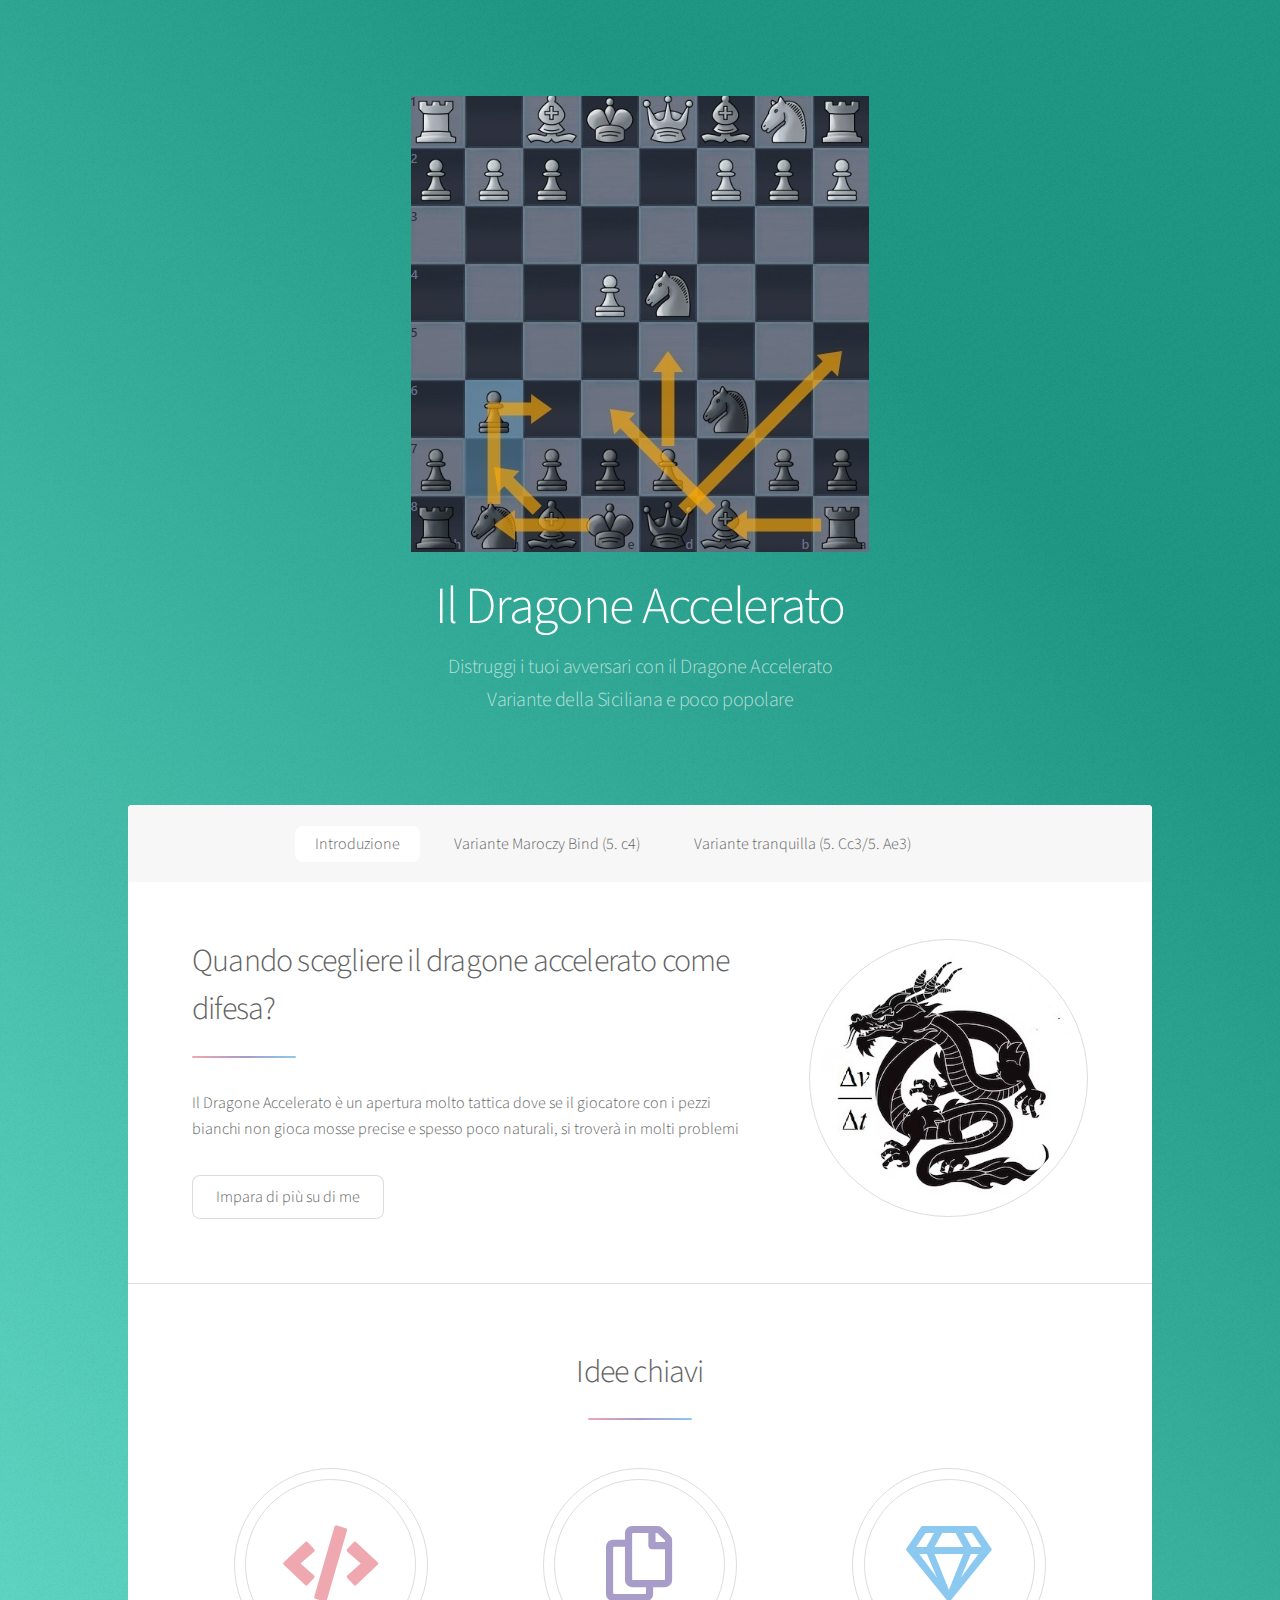
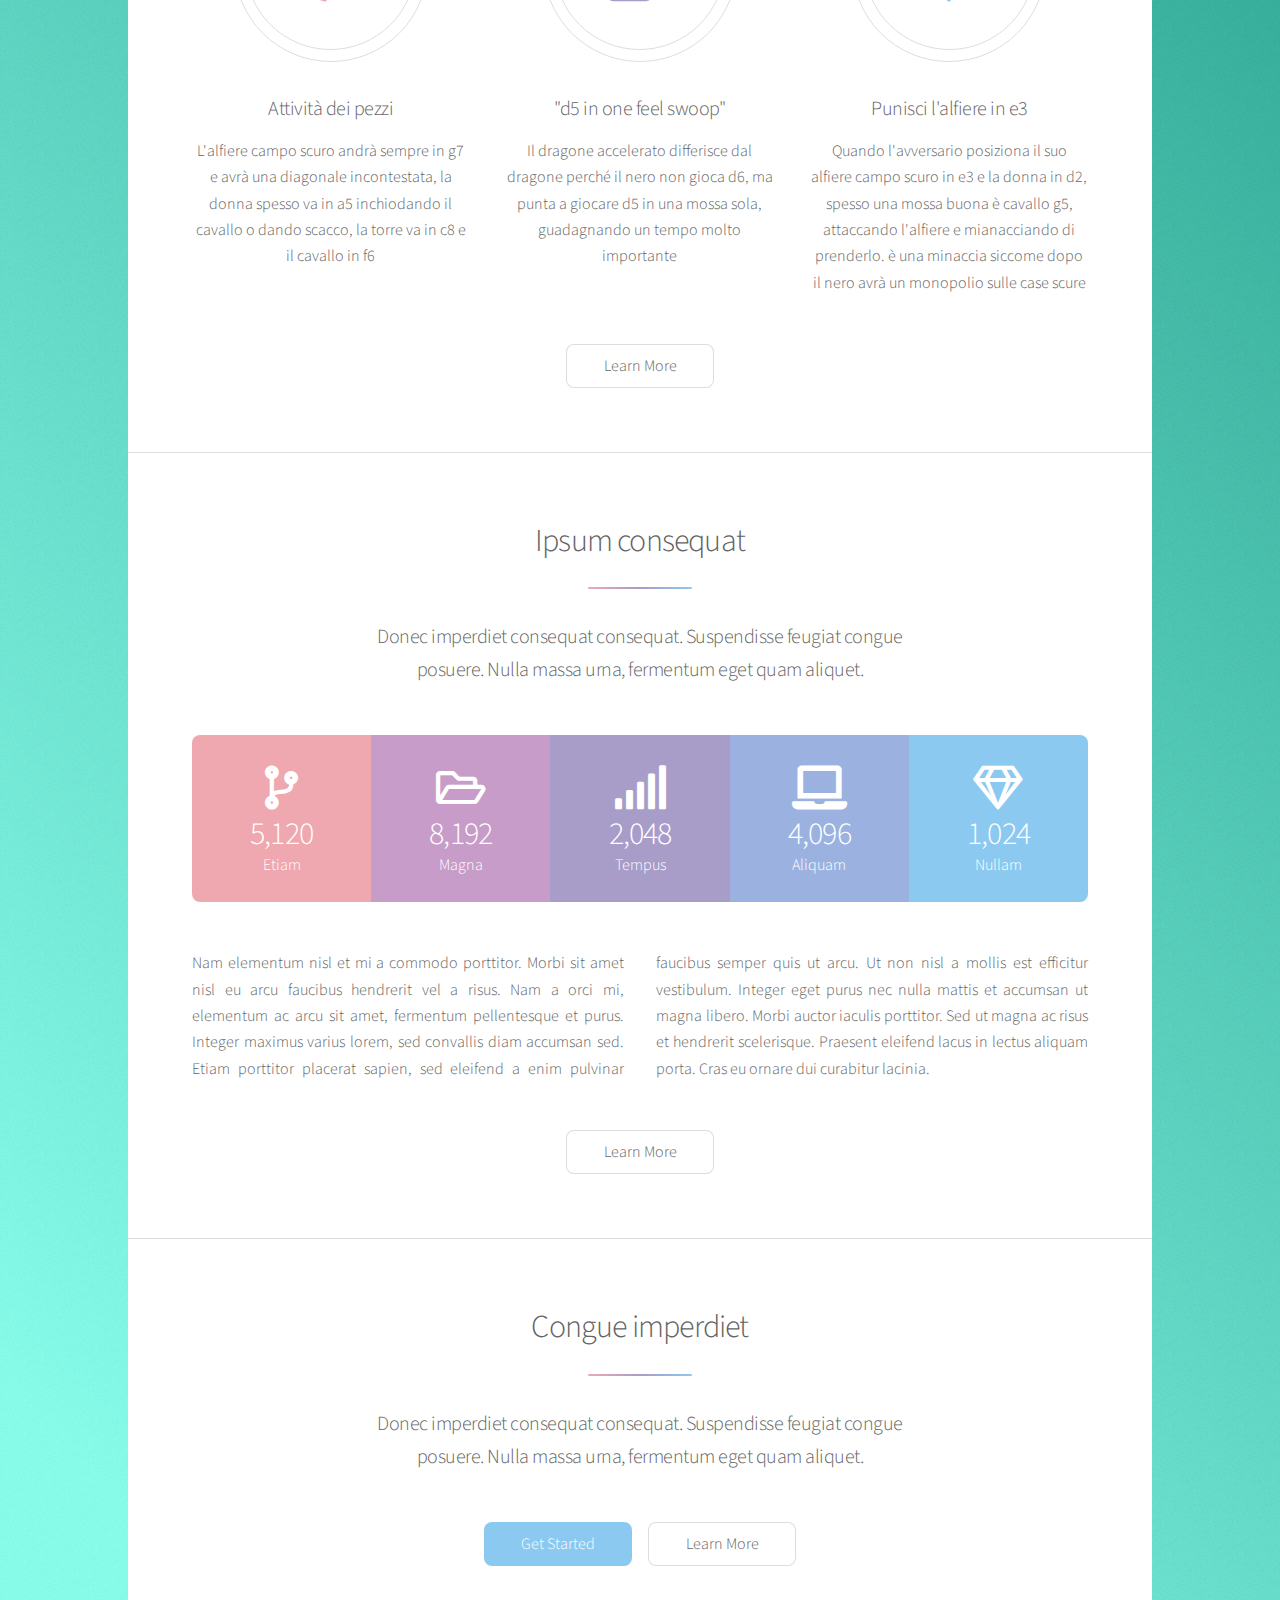
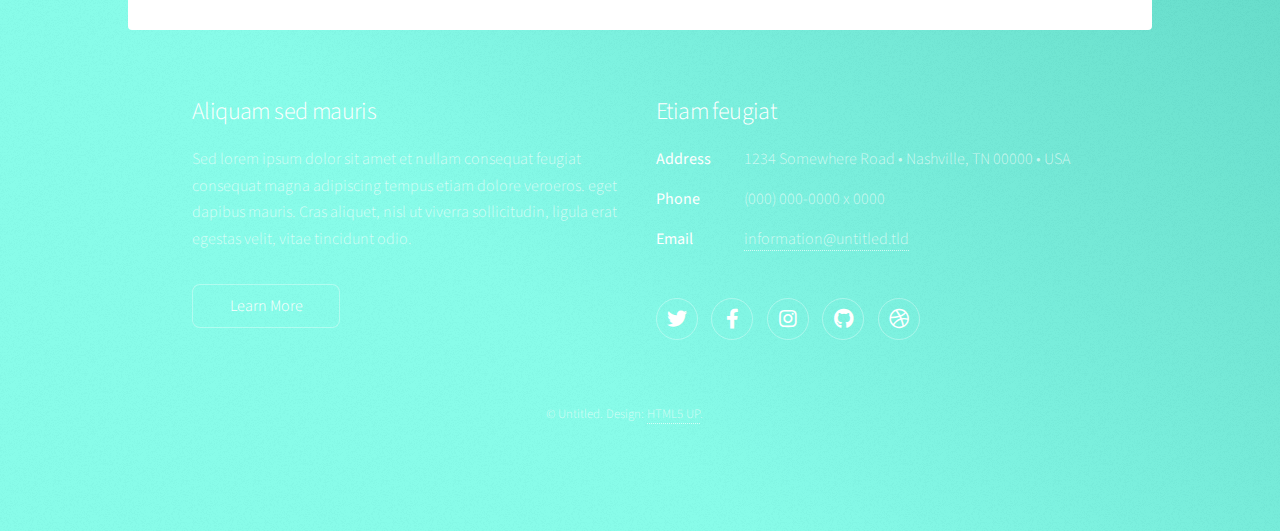
<file: index.html>
<!DOCTYPE HTML>
<!--
	Stellar by HTML5 UP
	html5up.net | @ajlkn
	Free for personal and commercial use under the CCA 3.0 license (html5up.net/license)
-->
<html>
	<head>
		<title>Dragone Accelerato</title>
		<meta charset="utf-8" />
		<meta name="viewport" content="width=device-width, initial-scale=1, user-scalable=no" />
		<link rel="stylesheet" href="assets/css/main.css" />
		<noscript><link rel="stylesheet" href="assets/css/noscript.css" /></noscript>
	</head>
	<body class="is-preload">

		<!-- Wrapper -->
			<div id="wrapper">

				<!-- Header -->
					<header id="header" class="alt">
						<span class="logo"><img src="images/miniature.jpg" alt="" /></span>
						<h1>Il Dragone Accelerato</h1>
						<p>Distruggi i tuoi avversari con il Dragone Accelerato<br />
						Variante della Siciliana e poco popolare<p>
					</header>

				<!-- Nav -->
					<nav id="nav">
						<ul>
							<li><a href="#intro" class="active">Introduzione</a></li>
							<li><a href="#first">Variante Maroczy Bind (5. c4)</a></li>
							<li><a href="#second">Variante tranquilla (5. Cc3/5. Ae3)</a></li>
							<li><a href="#cta"></a></li>
						</ul>
					</nav>

				<!-- Main -->
					<div id="main">

						<!-- Introduction -->
							<section id="intro" class="main">
								<div class="spotlight">
									<div class="content">
										<header class="major">
											<h2>Quando scegliere il dragone accelerato come difesa?</h2>
										</header>
										<p>Il Dragone Accelerato è un apertura molto tattica dove se il giocatore con i pezzi bianchi non gioca mosse precise e spesso poco naturali, si troverà in molti problemi</p>
										<ul class="actions">
											<li><a href="generic.html" class="button">Impara di più su di me</a></li>
										</ul>
									</div>
									<span class="image"><img src="images/accdragon.jpg" alt="" /></span>
								</div>
							</section>

						<!-- First Section -->
							<section id="first" class="main special">
								<header class="major">
									<h2>Idee chiavi</h2>
								</header>
								<ul class="features">
									<li>
										<span class="icon solid major style1 fa-code"></span>
										<h3>Attività dei pezzi</h3>
										<p>L'alfiere campo scuro andrà sempre in g7 e avrà una diagonale incontestata, la donna spesso va in a5 inchiodando il cavallo o dando scacco, la torre va in c8 e il cavallo in f6</p>
									</li>
									<li>
										<span class="icon major style3 fa-copy"></span>
										<h3>"d5 in one feel swoop"</h3>
										<p>Il dragone accelerato differisce dal dragone perché il nero non gioca d6, ma punta a giocare d5 in una mossa sola, guadagnando un tempo molto importante</p>
									</li>
									<li>
										<span class="icon major style5 fa-gem"></span>
										<h3>Punisci l'alfiere in e3</h3>
										<p>Quando l'avversario posiziona il suo alfiere campo scuro in e3 e la donna in d2, spesso una mossa buona è cavallo g5, attaccando l'alfiere e mianacciando di prenderlo. è una minaccia siccome dopo il nero avrà un monopolio sulle case scure</p>
									</li>
								</ul>
								<footer class="major">
									<ul class="actions special">
										<li><a href="generic.html" class="button">Learn More</a></li>
									</ul>
								</footer>
							</section>

						<!-- Second Section -->
							<section id="second" class="main special">
								<header class="major">
									<h2>Ipsum consequat</h2>
									<p>Donec imperdiet consequat consequat. Suspendisse feugiat congue<br />
									posuere. Nulla massa urna, fermentum eget quam aliquet.</p>
								</header>
								<ul class="statistics">
									<li class="style1">
										<span class="icon solid fa-code-branch"></span>
										<strong>5,120</strong> Etiam
									</li>
									<li class="style2">
										<span class="icon fa-folder-open"></span>
										<strong>8,192</strong> Magna
									</li>
									<li class="style3">
										<span class="icon solid fa-signal"></span>
										<strong>2,048</strong> Tempus
									</li>
									<li class="style4">
										<span class="icon solid fa-laptop"></span>
										<strong>4,096</strong> Aliquam
									</li>
									<li class="style5">
										<span class="icon fa-gem"></span>
										<strong>1,024</strong> Nullam
									</li>
								</ul>
								<p class="content">Nam elementum nisl et mi a commodo porttitor. Morbi sit amet nisl eu arcu faucibus hendrerit vel a risus. Nam a orci mi, elementum ac arcu sit amet, fermentum pellentesque et purus. Integer maximus varius lorem, sed convallis diam accumsan sed. Etiam porttitor placerat sapien, sed eleifend a enim pulvinar faucibus semper quis ut arcu. Ut non nisl a mollis est efficitur vestibulum. Integer eget purus nec nulla mattis et accumsan ut magna libero. Morbi auctor iaculis porttitor. Sed ut magna ac risus et hendrerit scelerisque. Praesent eleifend lacus in lectus aliquam porta. Cras eu ornare dui curabitur lacinia.</p>
								<footer class="major">
									<ul class="actions special">
										<li><a href="generic.html" class="button">Learn More</a></li>
									</ul>
								</footer>
							</section>

						<!-- Get Started -->
							<section id="cta" class="main special">
								<header class="major">
									<h2>Congue imperdiet</h2>
									<p>Donec imperdiet consequat consequat. Suspendisse feugiat congue<br />
									posuere. Nulla massa urna, fermentum eget quam aliquet.</p>
								</header>
								<footer class="major">
									<ul class="actions special">
										<li><a href="generic.html" class="button primary">Get Started</a></li>
										<li><a href="generic.html" class="button">Learn More</a></li>
									</ul>
								</footer>
							</section>

					</div>

				<!-- Footer -->
					<footer id="footer">
						<section>
							<h2>Aliquam sed mauris</h2>
							<p>Sed lorem ipsum dolor sit amet et nullam consequat feugiat consequat magna adipiscing tempus etiam dolore veroeros. eget dapibus mauris. Cras aliquet, nisl ut viverra sollicitudin, ligula erat egestas velit, vitae tincidunt odio.</p>
							<ul class="actions">
								<li><a href="generic.html" class="button">Learn More</a></li>
							</ul>
						</section>
						<section>
							<h2>Etiam feugiat</h2>
							<dl class="alt">
								<dt>Address</dt>
								<dd>1234 Somewhere Road &bull; Nashville, TN 00000 &bull; USA</dd>
								<dt>Phone</dt>
								<dd>(000) 000-0000 x 0000</dd>
								<dt>Email</dt>
								<dd><a href="#">information@untitled.tld</a></dd>
							</dl>
							<ul class="icons">
								<li><a href="#" class="icon brands fa-twitter alt"><span class="label">Twitter</span></a></li>
								<li><a href="#" class="icon brands fa-facebook-f alt"><span class="label">Facebook</span></a></li>
								<li><a href="#" class="icon brands fa-instagram alt"><span class="label">Instagram</span></a></li>
								<li><a href="#" class="icon brands fa-github alt"><span class="label">GitHub</span></a></li>
								<li><a href="#" class="icon brands fa-dribbble alt"><span class="label">Dribbble</span></a></li>
							</ul>
						</section>
						<p class="copyright">&copy; Untitled. Design: <a href="https://html5up.net">HTML5 UP</a>.</p>
					</footer>

			</div>

		<!-- Scripts -->
			<script src="assets/js/jquery.min.js"></script>
			<script src="assets/js/jquery.scrollex.min.js"></script>
			<script src="assets/js/jquery.scrolly.min.js"></script>
			<script src="assets/js/browser.min.js"></script>
			<script src="assets/js/breakpoints.min.js"></script>
			<script src="assets/js/util.js"></script>
			<script src="assets/js/main.js"></script>

	</body>
</html>
</file>
<file: assets/css/noscript.css>
/*
	Stellar by HTML5 UP
	html5up.net | @ajlkn
	Free for personal and commercial use under the CCA 3.0 license (html5up.net/license)
*/

/* Header */

	body.is-preload #header.alt > * {
		opacity: 1;
	}

	body.is-preload #header.alt .logo {
		-moz-transform: none;
		-webkit-transform: none;
		-ms-transform: none;
		transform: none;
	}
</file>
<file: assets/css/main.css>
@import url(fontawesome-all.min.css);
@import 'https://fonts.googleapis.com/css?family=Source+Sans+Pro:300,400';

/*
	Stellar by HTML5 UP
	html5up.net | @ajlkn
	Free for personal and commercial use under the CCA 3.0 license (html5up.net/license)
*/

html, body, div, span, applet, object,
iframe, h1, h2, h3, h4, h5, h6, p, blockquote,
pre, a, abbr, acronym, address, big, cite,
code, del, dfn, em, img, ins, kbd, q, s, samp,
small, strike, strong, sub, sup, tt, var, b,
u, i, center, dl, dt, dd, ol, ul, li, fieldset,
form, label, legend, table, caption, tbody,
tfoot, thead, tr, th, td, article, aside,
canvas, details, embed, figure, figcaption,
footer, header, hgroup, menu, nav, output, ruby,
section, summary, time, mark, audio, video {
	margin: 0;
	padding: 0;
	border: 0;
	font-size: 100%;
	font: inherit;
	vertical-align: baseline;}

article, aside, details, figcaption, figure,
footer, header, hgroup, menu, nav, section {
	display: block;}

body {
	line-height: 1;
}

ol, ul {
	list-style: none;
}

blockquote, q {
	quotes: none;
}

	blockquote:before, blockquote:after, q:before, q:after {
		content: '';
		content: none;
	}

table {
	border-collapse: collapse;
	border-spacing: 0;
}

body {
	-webkit-text-size-adjust: none;
}

mark {
	background-color: transparent;
	color: inherit;
}

input::-moz-focus-inner {
	border: 0;
	padding: 0;
}

input, select, textarea {
	-moz-appearance: none;
	-webkit-appearance: none;
	-ms-appearance: none;
	appearance: none;
}

/* Basic */

	@-ms-viewport {
		width: device-width;
	}

	body {
		-ms-overflow-style: scrollbar;
	}

	@media screen and (max-width: 480px) {

		html, body {
			min-width: 320px;
		}

	}

	html {
		box-sizing: border-box;
	}

	*, *:before, *:after {
		box-sizing: inherit;
	}

	body {
		background-color: #935d8c;
		background-image: url("images/overlay.png"), -moz-linear-gradient(45deg, #87ffeb 15%, #1a9681 85%);
		background-image: url("images/overlay.png"), -webkit-linear-gradient(45deg, #87ffeb 15%, #1a9681 85%);
		background-image: url("images/overlay.png"), -ms-linear-gradient(45deg, #87ffeb 15%, #1a9681 85%);
		background-image: url("images/overlay.png"), linear-gradient(45deg, #87ffeb 15%, #1a9681 85%);
	}

		body.is-preload *, body.is-preload *:before, body.is-preload *:after {
			-moz-animation: none !important;	
			-webkit-animation: none !important;
			-ms-animation: none !important;
			animation: none !important;
			-moz-transition: none !important;
			-webkit-transition: none !important;
			-ms-transition: none !important;
			transition: none !important;
		}

/* Type */

	body {
		background-color: #935d8c;
		color: rgba(255, 255, 255, 0.65);
	}

	body, input, select, textarea {
		font-family: "Source Sans Pro", Helvetica, sans-serif;
		font-size: 17pt;
		font-weight: 300;
		line-height: 1.65;
	}

		@media screen and (max-width: 1680px) {

			body, input, select, textarea {
				font-size: 14pt;
			}

		}

		@media screen and (max-width: 1280px) {

			body, input, select, textarea {
				font-size: 12pt;
			}

		}

		@media screen and (max-width: 360px) {

			body, input, select, textarea {
				font-size: 11pt;
			}

		}

	a {
		-moz-transition: color 0.2s ease, border-bottom 0.2s ease;
		-webkit-transition: color 0.2s ease, border-bottom 0.2s ease;
		-ms-transition: color 0.2s ease, border-bottom 0.2s ease;
		transition: color 0.2s ease, border-bottom 0.2s ease;
		text-decoration: none;
		border-bottom: dotted 1px;
		color: inherit;
	}

		a:hover {
			border-bottom-color: transparent;
		}

	strong, b {
		font-weight: 400;
	}

	em, i {
		font-style: italic;
	}

	p {
		margin: 0 0 2em 0;
	}

		p.content {
			-moz-columns: 20em 2;
			-webkit-columns: 20em 2;
			-ms-columns: 20em 2;
			columns: 20em 2;
			-moz-column-gap: 2em;
			-webkit-column-gap: 2em;
			-ms-column-gap: 2em;
			column-gap: 2em;
			text-align: justify;
		}

	h1, h2, h3, h4, h5, h6 {
		font-weight: 300;
		line-height: 1.5;
		margin: 0 0 0.7em 0;
		letter-spacing: -0.025em;
	}

		h1 a, h2 a, h3 a, h4 a, h5 a, h6 a {
			color: inherit;
			text-decoration: none;
		}

	h1 {
		font-size: 2.5em;
		line-height: 1.2;
	}

	h2 {
		font-size: 1.5em;
	}

	h3 {
		font-size: 1.25em;
	}

	h4 {
		font-size: 1.1em;
	}

	h5 {
		font-size: 0.9em;
	}

	h6 {
		font-size: 0.7em;
	}

	@media screen and (max-width: 736px) {

		h1 {
			font-size: 2em;
		}

	}

	sub {
		font-size: 0.8em;
		position: relative;
		top: 0.5em;
	}

	sup {
		font-size: 0.8em;
		position: relative;
		top: -0.5em;
	}

	blockquote {
		border-left: solid 4px;
		font-style: italic;
		margin: 0 0 2em 0;
		padding: 0.5em 0 0.5em 2em;
	}

	code {
		border-radius: 8px;
		border: solid 1px;
		font-family: "Courier New", monospace;
		font-size: 0.9em;
		margin: 0 0.25em;
		padding: 0.25em 0.65em;
	}

	pre {
		-webkit-overflow-scrolling: touch;
		font-family: "Courier New", monospace;
		font-size: 0.9em;
		margin: 0 0 2em 0;
	}

		pre code {
			display: block;
			line-height: 1.75;
			padding: 1em 1.5em;
			overflow-x: auto;
		}

	hr {
		border: 0;
		border-bottom: solid 1px;
		margin: 2em 0;
	}

		hr.major {
			margin: 3em 0;
		}

	.align-left {
		text-align: left;
	}

	.align-center {
		text-align: center;
	}

	.align-right {
		text-align: right;
	}

	input, select, textarea {
		color: #ffffff;
	}

	a:hover {
		color: #ffffff;
	}

	strong, b {
		color: #ffffff;
	}

	h1, h2, h3, h4, h5, h6 {
		color: #ffffff;
	}

	blockquote {
		border-left-color: rgba(255, 255, 255, 0.35);
	}

	code {
		background: rgba(255, 255, 255, 0.075);
		border-color: rgba(255, 255, 255, 0.35);
	}

	hr {
		border-bottom-color: rgba(255, 255, 255, 0.35);
	}

/* Row */

	.row {
		display: flex;
		flex-wrap: wrap;
		box-sizing: border-box;
		align-items: stretch;
	}

		.row > * {
			box-sizing: border-box;
		}

		.row.gtr-uniform > * > :last-child {
			margin-bottom: 0;
		}

		.row.aln-left {
			justify-content: flex-start;
		}

		.row.aln-center {
			justify-content: center;
		}

		.row.aln-right {
			justify-content: flex-end;
		}

		.row.aln-top {
			align-items: flex-start;
		}

		.row.aln-middle {
			align-items: center;
		}

		.row.aln-bottom {
			align-items: flex-end;
		}

		.row > .imp {
			order: -1;
		}

		.row > .col-1 {
			width: 8.33333%;
		}

		.row > .off-1 {
			margin-left: 8.33333%;
		}

		.row > .col-2 {
			width: 16.66667%;
		}

		.row > .off-2 {
			margin-left: 16.66667%;
		}

		.row > .col-3 {
			width: 25%;
		}

		.row > .off-3 {
			margin-left: 25%;
		}

		.row > .col-4 {
			width: 33.33333%;
		}

		.row > .off-4 {
			margin-left: 33.33333%;
		}

		.row > .col-5 {
			width: 41.66667%;
		}

		.row > .off-5 {
			margin-left: 41.66667%;
		}

		.row > .col-6 {
			width: 50%;
		}

		.row > .off-6 {
			margin-left: 50%;
		}

		.row > .col-7 {
			width: 58.33333%;
		}

		.row > .off-7 {
			margin-left: 58.33333%;
		}

		.row > .col-8 {
			width: 66.66667%;
		}

		.row > .off-8 {
			margin-left: 66.66667%;
		}

		.row > .col-9 {
			width: 75%;
		}

		.row > .off-9 {
			margin-left: 75%;
		}

		.row > .col-10 {
			width: 83.33333%;
		}

		.row > .off-10 {
			margin-left: 83.33333%;
		}

		.row > .col-11 {
			width: 91.66667%;
		}

		.row > .off-11 {
			margin-left: 91.66667%;
		}

		.row > .col-12 {
			width: 100%;
		}

		.row > .off-12 {
			margin-left: 100%;
		}

		.row.gtr-0 {
			margin-top: 0;
			margin-left: 0em;
		}

			.row.gtr-0 > * {
				padding: 0 0 0 0em;
			}

			.row.gtr-0.gtr-uniform {
				margin-top: 0em;
			}

				.row.gtr-0.gtr-uniform > * {
					padding-top: 0em;
				}

		.row.gtr-25 {
			margin-top: 0;
			margin-left: -0.375em;
		}

			.row.gtr-25 > * {
				padding: 0 0 0 0.375em;
			}

			.row.gtr-25.gtr-uniform {
				margin-top: -0.375em;
			}

				.row.gtr-25.gtr-uniform > * {
					padding-top: 0.375em;
				}

		.row.gtr-50 {
			margin-top: 0;
			margin-left: -0.75em;
		}

			.row.gtr-50 > * {
				padding: 0 0 0 0.75em;
			}

			.row.gtr-50.gtr-uniform {
				margin-top: -0.75em;
			}

				.row.gtr-50.gtr-uniform > * {
					padding-top: 0.75em;
				}

		.row {
			margin-top: 0;
			margin-left: -1.5em;
		}

			.row > * {
				padding: 0 0 0 1.5em;
			}

			.row.gtr-uniform {
				margin-top: -1.5em;
			}

				.row.gtr-uniform > * {
					padding-top: 1.5em;
				}

		.row.gtr-150 {
			margin-top: 0;
			margin-left: -2.25em;
		}

			.row.gtr-150 > * {
				padding: 0 0 0 2.25em;
			}

			.row.gtr-150.gtr-uniform {
				margin-top: -2.25em;
			}

				.row.gtr-150.gtr-uniform > * {
					padding-top: 2.25em;
				}

		.row.gtr-200 {
			margin-top: 0;
			margin-left: -3em;
		}

			.row.gtr-200 > * {
				padding: 0 0 0 3em;
			}

			.row.gtr-200.gtr-uniform {
				margin-top: -3em;
			}

				.row.gtr-200.gtr-uniform > * {
					padding-top: 3em;
				}

		@media screen and (max-width: 1680px) {

			.row {
				display: flex;
				flex-wrap: wrap;
				box-sizing: border-box;
				align-items: stretch;
			}

				.row > * {
					box-sizing: border-box;
				}

				.row.gtr-uniform > * > :last-child {
					margin-bottom: 0;
				}

				.row.aln-left {
					justify-content: flex-start;
				}

				.row.aln-center {
					justify-content: center;
				}

				.row.aln-right {
					justify-content: flex-end;
				}

				.row.aln-top {
					align-items: flex-start;
				}

				.row.aln-middle {
					align-items: center;
				}

				.row.aln-bottom {
					align-items: flex-end;
				}

				.row > .imp-xlarge {
					order: -1;
				}

				.row > .col-1-xlarge {
					width: 8.33333%;
				}

				.row > .off-1-xlarge {
					margin-left: 8.33333%;
				}

				.row > .col-2-xlarge {
					width: 16.66667%;
				}

				.row > .off-2-xlarge {
					margin-left: 16.66667%;
				}

				.row > .col-3-xlarge {
					width: 25%;
				}

				.row > .off-3-xlarge {
					margin-left: 25%;
				}

				.row > .col-4-xlarge {
					width: 33.33333%;
				}

				.row > .off-4-xlarge {
					margin-left: 33.33333%;
				}

				.row > .col-5-xlarge {
					width: 41.66667%;
				}

				.row > .off-5-xlarge {
					margin-left: 41.66667%;
				}

				.row > .col-6-xlarge {
					width: 50%;
				}

				.row > .off-6-xlarge {
					margin-left: 50%;
				}

				.row > .col-7-xlarge {
					width: 58.33333%;
				}

				.row > .off-7-xlarge {
					margin-left: 58.33333%;
				}

				.row > .col-8-xlarge {
					width: 66.66667%;
				}

				.row > .off-8-xlarge {
					margin-left: 66.66667%;
				}

				.row > .col-9-xlarge {
					width: 75%;
				}

				.row > .off-9-xlarge {
					margin-left: 75%;
				}

				.row > .col-10-xlarge {
					width: 83.33333%;
				}

				.row > .off-10-xlarge {
					margin-left: 83.33333%;
				}

				.row > .col-11-xlarge {
					width: 91.66667%;
				}

				.row > .off-11-xlarge {
					margin-left: 91.66667%;
				}

				.row > .col-12-xlarge {
					width: 100%;
				}

				.row > .off-12-xlarge {
					margin-left: 100%;
				}

				.row.gtr-0 {
					margin-top: 0;
					margin-left: 0em;
				}

					.row.gtr-0 > * {
						padding: 0 0 0 0em;
					}

					.row.gtr-0.gtr-uniform {
						margin-top: 0em;
					}

						.row.gtr-0.gtr-uniform > * {
							padding-top: 0em;
						}

				.row.gtr-25 {
					margin-top: 0;
					margin-left: -0.375em;
				}

					.row.gtr-25 > * {
						padding: 0 0 0 0.375em;
					}

					.row.gtr-25.gtr-uniform {
						margin-top: -0.375em;
					}

						.row.gtr-25.gtr-uniform > * {
							padding-top: 0.375em;
						}

				.row.gtr-50 {
					margin-top: 0;
					margin-left: -0.75em;
				}

					.row.gtr-50 > * {
						padding: 0 0 0 0.75em;
					}

					.row.gtr-50.gtr-uniform {
						margin-top: -0.75em;
					}

						.row.gtr-50.gtr-uniform > * {
							padding-top: 0.75em;
						}

				.row {
					margin-top: 0;
					margin-left: -1.5em;
				}

					.row > * {
						padding: 0 0 0 1.5em;
					}

					.row.gtr-uniform {
						margin-top: -1.5em;
					}

						.row.gtr-uniform > * {
							padding-top: 1.5em;
						}

				.row.gtr-150 {
					margin-top: 0;
					margin-left: -2.25em;
				}

					.row.gtr-150 > * {
						padding: 0 0 0 2.25em;
					}

					.row.gtr-150.gtr-uniform {
						margin-top: -2.25em;
					}

						.row.gtr-150.gtr-uniform > * {
							padding-top: 2.25em;
						}

				.row.gtr-200 {
					margin-top: 0;
					margin-left: -3em;
				}

					.row.gtr-200 > * {
						padding: 0 0 0 3em;
					}

					.row.gtr-200.gtr-uniform {
						margin-top: -3em;
					}

						.row.gtr-200.gtr-uniform > * {
							padding-top: 3em;
						}

		}

		@media screen and (max-width: 1280px) {

			.row {
				display: flex;
				flex-wrap: wrap;
				box-sizing: border-box;
				align-items: stretch;
			}

				.row > * {
					box-sizing: border-box;
				}

				.row.gtr-uniform > * > :last-child {
					margin-bottom: 0;
				}

				.row.aln-left {
					justify-content: flex-start;
				}

				.row.aln-center {
					justify-content: center;
				}

				.row.aln-right {
					justify-content: flex-end;
				}

				.row.aln-top {
					align-items: flex-start;
				}

				.row.aln-middle {
					align-items: center;
				}

				.row.aln-bottom {
					align-items: flex-end;
				}

				.row > .imp-large {
					order: -1;
				}

				.row > .col-1-large {
					width: 8.33333%;
				}

				.row > .off-1-large {
					margin-left: 8.33333%;
				}

				.row > .col-2-large {
					width: 16.66667%;
				}

				.row > .off-2-large {
					margin-left: 16.66667%;
				}

				.row > .col-3-large {
					width: 25%;
				}

				.row > .off-3-large {
					margin-left: 25%;
				}

				.row > .col-4-large {
					width: 33.33333%;
				}

				.row > .off-4-large {
					margin-left: 33.33333%;
				}

				.row > .col-5-large {
					width: 41.66667%;
				}

				.row > .off-5-large {
					margin-left: 41.66667%;
				}

				.row > .col-6-large {
					width: 50%;
				}

				.row > .off-6-large {
					margin-left: 50%;
				}

				.row > .col-7-large {
					width: 58.33333%;
				}

				.row > .off-7-large {
					margin-left: 58.33333%;
				}

				.row > .col-8-large {
					width: 66.66667%;
				}

				.row > .off-8-large {
					margin-left: 66.66667%;
				}

				.row > .col-9-large {
					width: 75%;
				}

				.row > .off-9-large {
					margin-left: 75%;
				}

				.row > .col-10-large {
					width: 83.33333%;
				}

				.row > .off-10-large {
					margin-left: 83.33333%;
				}

				.row > .col-11-large {
					width: 91.66667%;
				}

				.row > .off-11-large {
					margin-left: 91.66667%;
				}

				.row > .col-12-large {
					width: 100%;
				}

				.row > .off-12-large {
					margin-left: 100%;
				}

				.row.gtr-0 {
					margin-top: 0;
					margin-left: 0em;
				}

					.row.gtr-0 > * {
						padding: 0 0 0 0em;
					}

					.row.gtr-0.gtr-uniform {
						margin-top: 0em;
					}

						.row.gtr-0.gtr-uniform > * {
							padding-top: 0em;
						}

				.row.gtr-25 {
					margin-top: 0;
					margin-left: -0.375em;
				}

					.row.gtr-25 > * {
						padding: 0 0 0 0.375em;
					}

					.row.gtr-25.gtr-uniform {
						margin-top: -0.375em;
					}

						.row.gtr-25.gtr-uniform > * {
							padding-top: 0.375em;
						}

				.row.gtr-50 {
					margin-top: 0;
					margin-left: -0.75em;
				}

					.row.gtr-50 > * {
						padding: 0 0 0 0.75em;
					}

					.row.gtr-50.gtr-uniform {
						margin-top: -0.75em;
					}

						.row.gtr-50.gtr-uniform > * {
							padding-top: 0.75em;
						}

				.row {
					margin-top: 0;
					margin-left: -1.5em;
				}

					.row > * {
						padding: 0 0 0 1.5em;
					}

					.row.gtr-uniform {
						margin-top: -1.5em;
					}

						.row.gtr-uniform > * {
							padding-top: 1.5em;
						}

				.row.gtr-150 {
					margin-top: 0;
					margin-left: -2.25em;
				}

					.row.gtr-150 > * {
						padding: 0 0 0 2.25em;
					}

					.row.gtr-150.gtr-uniform {
						margin-top: -2.25em;
					}

						.row.gtr-150.gtr-uniform > * {
							padding-top: 2.25em;
						}

				.row.gtr-200 {
					margin-top: 0;
					margin-left: -3em;
				}

					.row.gtr-200 > * {
						padding: 0 0 0 3em;
					}

					.row.gtr-200.gtr-uniform {
						margin-top: -3em;
					}

						.row.gtr-200.gtr-uniform > * {
							padding-top: 3em;
						}

		}

		@media screen and (max-width: 980px) {

			.row {
				display: flex;
				flex-wrap: wrap;
				box-sizing: border-box;
				align-items: stretch;
			}

				.row > * {
					box-sizing: border-box;
				}

				.row.gtr-uniform > * > :last-child {
					margin-bottom: 0;
				}

				.row.aln-left {
					justify-content: flex-start;
				}

				.row.aln-center {
					justify-content: center;
				}

				.row.aln-right {
					justify-content: flex-end;
				}

				.row.aln-top {
					align-items: flex-start;
				}

				.row.aln-middle {
					align-items: center;
				}

				.row.aln-bottom {
					align-items: flex-end;
				}

				.row > .imp-medium {
					order: -1;
				}

				.row > .col-1-medium {
					width: 8.33333%;
				}

				.row > .off-1-medium {
					margin-left: 8.33333%;
				}

				.row > .col-2-medium {
					width: 16.66667%;
				}

				.row > .off-2-medium {
					margin-left: 16.66667%;
				}

				.row > .col-3-medium {
					width: 25%;
				}

				.row > .off-3-medium {
					margin-left: 25%;
				}

				.row > .col-4-medium {
					width: 33.33333%;
				}

				.row > .off-4-medium {
					margin-left: 33.33333%;
				}

				.row > .col-5-medium {
					width: 41.66667%;
				}

				.row > .off-5-medium {
					margin-left: 41.66667%;
				}

				.row > .col-6-medium {
					width: 50%;
				}

				.row > .off-6-medium {
					margin-left: 50%;
				}

				.row > .col-7-medium {
					width: 58.33333%;
				}

				.row > .off-7-medium {
					margin-left: 58.33333%;
				}

				.row > .col-8-medium {
					width: 66.66667%;
				}

				.row > .off-8-medium {
					margin-left: 66.66667%;
				}

				.row > .col-9-medium {
					width: 75%;
				}

				.row > .off-9-medium {
					margin-left: 75%;
				}

				.row > .col-10-medium {
					width: 83.33333%;
				}

				.row > .off-10-medium {
					margin-left: 83.33333%;
				}

				.row > .col-11-medium {
					width: 91.66667%;
				}

				.row > .off-11-medium {
					margin-left: 91.66667%;
				}

				.row > .col-12-medium {
					width: 100%;
				}

				.row > .off-12-medium {
					margin-left: 100%;
				}

				.row.gtr-0 {
					margin-top: 0;
					margin-left: 0em;
				}

					.row.gtr-0 > * {
						padding: 0 0 0 0em;
					}

					.row.gtr-0.gtr-uniform {
						margin-top: 0em;
					}

						.row.gtr-0.gtr-uniform > * {
							padding-top: 0em;
						}

				.row.gtr-25 {
					margin-top: 0;
					margin-left: -0.375em;
				}

					.row.gtr-25 > * {
						padding: 0 0 0 0.375em;
					}

					.row.gtr-25.gtr-uniform {
						margin-top: -0.375em;
					}

						.row.gtr-25.gtr-uniform > * {
							padding-top: 0.375em;
						}

				.row.gtr-50 {
					margin-top: 0;
					margin-left: -0.75em;
				}

					.row.gtr-50 > * {
						padding: 0 0 0 0.75em;
					}

					.row.gtr-50.gtr-uniform {
						margin-top: -0.75em;
					}

						.row.gtr-50.gtr-uniform > * {
							padding-top: 0.75em;
						}

				.row {
					margin-top: 0;
					margin-left: -1.5em;
				}

					.row > * {
						padding: 0 0 0 1.5em;
					}

					.row.gtr-uniform {
						margin-top: -1.5em;
					}

						.row.gtr-uniform > * {
							padding-top: 1.5em;
						}

				.row.gtr-150 {
					margin-top: 0;
					margin-left: -2.25em;
				}

					.row.gtr-150 > * {
						padding: 0 0 0 2.25em;
					}

					.row.gtr-150.gtr-uniform {
						margin-top: -2.25em;
					}

						.row.gtr-150.gtr-uniform > * {
							padding-top: 2.25em;
						}

				.row.gtr-200 {
					margin-top: 0;
					margin-left: -3em;
				}

					.row.gtr-200 > * {
						padding: 0 0 0 3em;
					}

					.row.gtr-200.gtr-uniform {
						margin-top: -3em;
					}

						.row.gtr-200.gtr-uniform > * {
							padding-top: 3em;
						}

		}

		@media screen and (max-width: 736px) {

			.row {
				display: flex;
				flex-wrap: wrap;
				box-sizing: border-box;
				align-items: stretch;
			}

				.row > * {
					box-sizing: border-box;
				}

				.row.gtr-uniform > * > :last-child {
					margin-bottom: 0;
				}

				.row.aln-left {
					justify-content: flex-start;
				}

				.row.aln-center {
					justify-content: center;
				}

				.row.aln-right {
					justify-content: flex-end;
				}

				.row.aln-top {
					align-items: flex-start;
				}

				.row.aln-middle {
					align-items: center;
				}

				.row.aln-bottom {
					align-items: flex-end;
				}

				.row > .imp-small {
					order: -1;
				}

				.row > .col-1-small {
					width: 8.33333%;
				}

				.row > .off-1-small {
					margin-left: 8.33333%;
				}

				.row > .col-2-small {
					width: 16.66667%;
				}

				.row > .off-2-small {
					margin-left: 16.66667%;
				}

				.row > .col-3-small {
					width: 25%;
				}

				.row > .off-3-small {
					margin-left: 25%;
				}

				.row > .col-4-small {
					width: 33.33333%;
				}

				.row > .off-4-small {
					margin-left: 33.33333%;
				}

				.row > .col-5-small {
					width: 41.66667%;
				}

				.row > .off-5-small {
					margin-left: 41.66667%;
				}

				.row > .col-6-small {
					width: 50%;
				}

				.row > .off-6-small {
					margin-left: 50%;
				}

				.row > .col-7-small {
					width: 58.33333%;
				}

				.row > .off-7-small {
					margin-left: 58.33333%;
				}

				.row > .col-8-small {
					width: 66.66667%;
				}

				.row > .off-8-small {
					margin-left: 66.66667%;
				}

				.row > .col-9-small {
					width: 75%;
				}

				.row > .off-9-small {
					margin-left: 75%;
				}

				.row > .col-10-small {
					width: 83.33333%;
				}

				.row > .off-10-small {
					margin-left: 83.33333%;
				}

				.row > .col-11-small {
					width: 91.66667%;
				}

				.row > .off-11-small {
					margin-left: 91.66667%;
				}

				.row > .col-12-small {
					width: 100%;
				}

				.row > .off-12-small {
					margin-left: 100%;
				}

				.row.gtr-0 {
					margin-top: 0;
					margin-left: 0em;
				}

					.row.gtr-0 > * {
						padding: 0 0 0 0em;
					}

					.row.gtr-0.gtr-uniform {
						margin-top: 0em;
					}

						.row.gtr-0.gtr-uniform > * {
							padding-top: 0em;
						}

				.row.gtr-25 {
					margin-top: 0;
					margin-left: -0.25em;
				}

					.row.gtr-25 > * {
						padding: 0 0 0 0.25em;
					}

					.row.gtr-25.gtr-uniform {
						margin-top: -0.25em;
					}

						.row.gtr-25.gtr-uniform > * {
							padding-top: 0.25em;
						}

				.row.gtr-50 {
					margin-top: 0;
					margin-left: -0.5em;
				}

					.row.gtr-50 > * {
						padding: 0 0 0 0.5em;
					}

					.row.gtr-50.gtr-uniform {
						margin-top: -0.5em;
					}

						.row.gtr-50.gtr-uniform > * {
							padding-top: 0.5em;
						}

				.row {
					margin-top: 0;
					margin-left: -1em;
				}

					.row > * {
						padding: 0 0 0 1em;
					}

					.row.gtr-uniform {
						margin-top: -1em;
					}

						.row.gtr-uniform > * {
							padding-top: 1em;
						}

				.row.gtr-150 {
					margin-top: 0;
					margin-left: -1.5em;
				}

					.row.gtr-150 > * {
						padding: 0 0 0 1.5em;
					}

					.row.gtr-150.gtr-uniform {
						margin-top: -1.5em;
					}

						.row.gtr-150.gtr-uniform > * {
							padding-top: 1.5em;
						}

				.row.gtr-200 {
					margin-top: 0;
					margin-left: -2em;
				}

					.row.gtr-200 > * {
						padding: 0 0 0 2em;
					}

					.row.gtr-200.gtr-uniform {
						margin-top: -2em;
					}

						.row.gtr-200.gtr-uniform > * {
							padding-top: 2em;
						}

		}

		@media screen and (max-width: 480px) {

			.row {
				display: flex;
				flex-wrap: wrap;
				box-sizing: border-box;
				align-items: stretch;
			}

				.row > * {
					box-sizing: border-box;
				}

				.row.gtr-uniform > * > :last-child {
					margin-bottom: 0;
				}

				.row.aln-left {
					justify-content: flex-start;
				}

				.row.aln-center {
					justify-content: center;
				}

				.row.aln-right {
					justify-content: flex-end;
				}

				.row.aln-top {
					align-items: flex-start;
				}

				.row.aln-middle {
					align-items: center;
				}

				.row.aln-bottom {
					align-items: flex-end;
				}

				.row > .imp-xsmall {
					order: -1;
				}

				.row > .col-1-xsmall {
					width: 8.33333%;
				}

				.row > .off-1-xsmall {
					margin-left: 8.33333%;
				}

				.row > .col-2-xsmall {
					width: 16.66667%;
				}

				.row > .off-2-xsmall {
					margin-left: 16.66667%;
				}

				.row > .col-3-xsmall {
					width: 25%;
				}

				.row > .off-3-xsmall {
					margin-left: 25%;
				}

				.row > .col-4-xsmall {
					width: 33.33333%;
				}

				.row > .off-4-xsmall {
					margin-left: 33.33333%;
				}

				.row > .col-5-xsmall {
					width: 41.66667%;
				}

				.row > .off-5-xsmall {
					margin-left: 41.66667%;
				}

				.row > .col-6-xsmall {
					width: 50%;
				}

				.row > .off-6-xsmall {
					margin-left: 50%;
				}

				.row > .col-7-xsmall {
					width: 58.33333%;
				}

				.row > .off-7-xsmall {
					margin-left: 58.33333%;
				}

				.row > .col-8-xsmall {
					width: 66.66667%;
				}

				.row > .off-8-xsmall {
					margin-left: 66.66667%;
				}

				.row > .col-9-xsmall {
					width: 75%;
				}

				.row > .off-9-xsmall {
					margin-left: 75%;
				}

				.row > .col-10-xsmall {
					width: 83.33333%;
				}

				.row > .off-10-xsmall {
					margin-left: 83.33333%;
				}

				.row > .col-11-xsmall {
					width: 91.66667%;
				}

				.row > .off-11-xsmall {
					margin-left: 91.66667%;
				}

				.row > .col-12-xsmall {
					width: 100%;
				}

				.row > .off-12-xsmall {
					margin-left: 100%;
				}

				.row.gtr-0 {
					margin-top: 0;
					margin-left: 0em;
				}

					.row.gtr-0 > * {
						padding: 0 0 0 0em;
					}

					.row.gtr-0.gtr-uniform {
						margin-top: 0em;
					}

						.row.gtr-0.gtr-uniform > * {
							padding-top: 0em;
						}

				.row.gtr-25 {
					margin-top: 0;
					margin-left: -0.3125em;
				}

					.row.gtr-25 > * {
						padding: 0 0 0 0.3125em;
					}

					.row.gtr-25.gtr-uniform {
						margin-top: -0.3125em;
					}

						.row.gtr-25.gtr-uniform > * {
							padding-top: 0.3125em;
						}

				.row.gtr-50 {
					margin-top: 0;
					margin-left: -0.625em;
				}

					.row.gtr-50 > * {
						padding: 0 0 0 0.625em;
					}

					.row.gtr-50.gtr-uniform {
						margin-top: -0.625em;
					}

						.row.gtr-50.gtr-uniform > * {
							padding-top: 0.625em;
						}

				.row {
					margin-top: 0;
					margin-left: -1.25em;
				}

					.row > * {
						padding: 0 0 0 1.25em;
					}

					.row.gtr-uniform {
						margin-top: -1.25em;
					}

						.row.gtr-uniform > * {
							padding-top: 1.25em;
						}

				.row.gtr-150 {
					margin-top: 0;
					margin-left: -1.875em;
				}

					.row.gtr-150 > * {
						padding: 0 0 0 1.875em;
					}

					.row.gtr-150.gtr-uniform {
						margin-top: -1.875em;
					}

						.row.gtr-150.gtr-uniform > * {
							padding-top: 1.875em;
						}

				.row.gtr-200 {
					margin-top: 0;
					margin-left: -2.5em;
				}

					.row.gtr-200 > * {
						padding: 0 0 0 2.5em;
					}

					.row.gtr-200.gtr-uniform {
						margin-top: -2.5em;
					}

						.row.gtr-200.gtr-uniform > * {
							padding-top: 2.5em;
						}

		}

/* Box */

	.box {
		border-radius: 8px;
		border: solid;
		margin-bottom: 2em;
		padding: 1.5em;
	}

		.box > :last-child,
		.box > :last-child > :last-child,
		.box > :last-child > :last-child > :last-child {
			margin-bottom: 0;
		}

		.box.alt {
			border: 0;
			border-radius: 0;
			padding: 0;
		}

	.box {
		border-color: rgba(255, 255, 255, 0.35);
	}

/* Button */

	input[type="submit"],
	input[type="reset"],
	input[type="button"],
	button,
	.button {
		-moz-appearance: none;
		-webkit-appearance: none;
		-ms-appearance: none;
		appearance: none;
		-moz-transition: background-color 0.2s ease-in-out, color 0.2s ease-in-out;
		-webkit-transition: background-color 0.2s ease-in-out, color 0.2s ease-in-out;
		-ms-transition: background-color 0.2s ease-in-out, color 0.2s ease-in-out;
		transition: background-color 0.2s ease-in-out, color 0.2s ease-in-out;
		border-radius: 8px;
		border: 0;
		cursor: pointer;
		display: inline-block;
		font-weight: 300;
		height: 2.75em;
		line-height: 2.75em;
		min-width: 9.25em;
		padding: 0 1.5em;
		text-align: center;
		text-decoration: none;
		white-space: nowrap;
	}

		input[type="submit"].icon,
		input[type="reset"].icon,
		input[type="button"].icon,
		button.icon,
		.button.icon {
			padding-left: 1.35em;
		}

			input[type="submit"].icon:before,
			input[type="reset"].icon:before,
			input[type="button"].icon:before,
			button.icon:before,
			.button.icon:before {
				margin-right: 0.5em;
			}

		input[type="submit"].fit,
		input[type="reset"].fit,
		input[type="button"].fit,
		button.fit,
		.button.fit {
			width: 100%;
		}

		input[type="submit"].small,
		input[type="reset"].small,
		input[type="button"].small,
		button.small,
		.button.small {
			font-size: 0.8em;
		}

		input[type="submit"].large,
		input[type="reset"].large,
		input[type="button"].large,
		button.large,
		.button.large {
			font-size: 1.35em;
		}

		input[type="submit"].disabled, input[type="submit"]:disabled,
		input[type="reset"].disabled,
		input[type="reset"]:disabled,
		input[type="button"].disabled,
		input[type="button"]:disabled,
		button.disabled,
		button:disabled,
		.button.disabled,
		.button:disabled {
			pointer-events: none;
			opacity: 0.25;
		}

		@media screen and (max-width: 736px) {

			input[type="submit"],
			input[type="reset"],
			input[type="button"],
			button,
			.button {
				min-width: 0;
			}

		}

	input[type="submit"],
	input[type="reset"],
	input[type="button"],
	button,
	.button {
		background-color: transparent;
		box-shadow: inset 0 0 0 1px rgba(255, 255, 255, 0.35);
		color: #ffffff !important;
	}

		input[type="submit"]:hover,
		input[type="reset"]:hover,
		input[type="button"]:hover,
		button:hover,
		.button:hover {
			background-color: rgba(255, 255, 255, 0.075);
		}

		input[type="submit"]:active,
		input[type="reset"]:active,
		input[type="button"]:active,
		button:active,
		.button:active {
			background-color: rgba(255, 255, 255, 0.2);
		}

		input[type="submit"].icon:before,
		input[type="reset"].icon:before,
		input[type="button"].icon:before,
		button.icon:before,
		.button.icon:before {
			color: rgba(255, 255, 255, 0.5);
		}

		input[type="submit"].primary,
		input[type="reset"].primary,
		input[type="button"].primary,
		button.primary,
		.button.primary {
			background-color: #8cc9f0;
			color: #ffffff !important;
			box-shadow: none;
		}

			input[type="submit"].primary:hover,
			input[type="reset"].primary:hover,
			input[type="button"].primary:hover,
			button.primary:hover,
			.button.primary:hover {
				background-color: #9acff2;
			}

			input[type="submit"].primary:active,
			input[type="reset"].primary:active,
			input[type="button"].primary:active,
			button.primary:active,
			.button.primary:active {
				background-color: #7ec3ee;
			}

			input[type="submit"].primary.icon:before,
			input[type="reset"].primary.icon:before,
			input[type="button"].primary.icon:before,
			button.primary.icon:before,
			.button.primary.icon:before {
				color: #ffffff !important;
			}

/* Form */

	form {
		margin: 0 0 2em 0;
	}

	label {
		display: block;
		font-size: 0.9em;
		font-weight: 400;
		margin: 0 0 1em 0;
	}

	input[type="text"],
	input[type="password"],
	input[type="email"],
	select,
	textarea {
		-moz-appearance: none;
		-webkit-appearance: none;
		-ms-appearance: none;
		appearance: none;
		border-radius: 8px;
		border: solid 1px;
		color: inherit;
		display: block;
		outline: 0;
		padding: 0 1em;
		text-decoration: none;
		width: 100%;
	}

		input[type="text"]:invalid,
		input[type="password"]:invalid,
		input[type="email"]:invalid,
		select:invalid,
		textarea:invalid {
			box-shadow: none;
		}

	select {
		background-size: 1.25rem;
		background-repeat: no-repeat;
		background-position: calc(100% - 1rem) center;
		height: 2.75em;
		padding-right: 2.75em;
		text-overflow: ellipsis;
	}

		select:focus::-ms-value {
			background-color: transparent;
		}

		select::-ms-expand {
			display: none;
		}

	input[type="text"],
	input[type="password"],
	input[type="email"],
	select {
		height: 2.75em;
	}

	textarea {
		padding: 0.75em 1em;
	}

	input[type="checkbox"],
	input[type="radio"] {
		-moz-appearance: none;
		-webkit-appearance: none;
		-ms-appearance: none;
		appearance: none;
		display: block;
		float: left;
		margin-right: -2em;
		opacity: 0;
		width: 1em;
		z-index: -1;
	}

		input[type="checkbox"] + label,
		input[type="radio"] + label {
			text-decoration: none;
			cursor: pointer;
			display: inline-block;
			font-size: 1em;
			font-weight: 300;
			padding-left: 2.4em;
			padding-right: 0.75em;
			position: relative;
		}

			input[type="checkbox"] + label:before,
			input[type="radio"] + label:before {
				-moz-osx-font-smoothing: grayscale;
				-webkit-font-smoothing: antialiased;
				display: inline-block;
				font-style: normal;
				font-variant: normal;
				text-rendering: auto;
				line-height: 1;
				text-transform: none !important;
				font-family: 'Font Awesome 5 Free';
				font-weight: 900;
			}

			input[type="checkbox"] + label:before,
			input[type="radio"] + label:before {
				border-radius: 8px;
				border: solid 1px;
				content: '';
				display: inline-block;
				font-size: 0.8em;
				height: 2.0625em;
				left: 0;
				line-height: 2.0625em;
				position: absolute;
				text-align: center;
				top: 0;
				width: 2.0625em;
			}

		input[type="checkbox"]:checked + label:before,
		input[type="radio"]:checked + label:before {
			content: '\f00c';
		}

	input[type="checkbox"] + label:before {
		border-radius: 8px;
	}

	input[type="radio"] + label:before {
		border-radius: 100%;
	}

	::-webkit-input-placeholder {
		opacity: 1.0;
	}

	:-moz-placeholder {
		opacity: 1.0;
	}

	::-moz-placeholder {
		opacity: 1.0;
	}

	:-ms-input-placeholder {
		opacity: 1.0;
	}

	label {
		color: #ffffff;
	}

	input[type="text"],
	input[type="password"],
	input[type="email"],
	select,
	textarea {
		background-color: rgba(255, 255, 255, 0.075);
		border-color: rgba(255, 255, 255, 0.35);
	}

		input[type="text"]:focus,
		input[type="password"]:focus,
		input[type="email"]:focus,
		select:focus,
		textarea:focus {
			border-color: #8cc9f0;
			box-shadow: 0 0 0 1px #8cc9f0;
		}

	select {
		background-image: url("data:image/svg+xml;charset=utf8,%3Csvg xmlns='http://www.w3.org/2000/svg' width='40' height='40' preserveAspectRatio='none' viewBox='0 0 40 40'%3E%3Cpath d='M9.4,12.3l10.4,10.4l10.4-10.4c0.2-0.2,0.5-0.4,0.9-0.4c0.3,0,0.6,0.1,0.9,0.4l3.3,3.3c0.2,0.2,0.4,0.5,0.4,0.9 c0,0.4-0.1,0.6-0.4,0.9L20.7,31.9c-0.2,0.2-0.5,0.4-0.9,0.4c-0.3,0-0.6-0.1-0.9-0.4L4.3,17.3c-0.2-0.2-0.4-0.5-0.4-0.9 c0-0.4,0.1-0.6,0.4-0.9l3.3-3.3c0.2-0.2,0.5-0.4,0.9-0.4S9.1,12.1,9.4,12.3z' fill='rgba(255, 255, 255, 0.35)' /%3E%3C/svg%3E");
	}

		select option {
			color: #ffffff;
			background: #935d8c;
		}

	input[type="checkbox"] + label,
	input[type="radio"] + label {
		color: rgba(255, 255, 255, 0.65);
	}

		input[type="checkbox"] + label:before,
		input[type="radio"] + label:before {
			background: rgba(255, 255, 255, 0.075);
			border-color: rgba(255, 255, 255, 0.35);
		}

	input[type="checkbox"]:checked + label:before,
	input[type="radio"]:checked + label:before {
		background-color: #ffffff;
		border-color: #ffffff;
		color: #935d8c;
	}

	input[type="checkbox"]:focus + label:before,
	input[type="radio"]:focus + label:before {
		border-color: #8cc9f0;
		box-shadow: 0 0 0 1px #8cc9f0;
	}

	::-webkit-input-placeholder {
		color: rgba(255, 255, 255, 0.5) !important;
	}

	:-moz-placeholder {
		color: rgba(255, 255, 255, 0.5) !important;
	}

	::-moz-placeholder {
		color: rgba(255, 255, 255, 0.5) !important;
	}

	:-ms-input-placeholder {
		color: rgba(255, 255, 255, 0.5) !important;
	}

	.formerize-placeholder {
		color: rgba(255, 255, 255, 0.5) !important;
	}

/* Icon */

	.icon {
		text-decoration: none;
		-moz-transition: background-color 0.2s ease-in-out, color 0.2s ease-in-out;
		-webkit-transition: background-color 0.2s ease-in-out, color 0.2s ease-in-out;
		-ms-transition: background-color 0.2s ease-in-out, color 0.2s ease-in-out;
		transition: background-color 0.2s ease-in-out, color 0.2s ease-in-out;
		border-bottom: none;
		position: relative;
	}

		.icon:before {
			-moz-osx-font-smoothing: grayscale;
			-webkit-font-smoothing: antialiased;
			display: inline-block;
			font-style: normal;
			font-variant: normal;
			text-rendering: auto;
			line-height: 1;
			text-transform: none !important;
			font-family: 'Font Awesome 5 Free';
			font-weight: 400;
		}

		.icon > .label {
			display: none;
		}

		.icon:before {
			line-height: solid;
		}

		.icon.solid:before {
			font-weight: 900;
		}

		.icon.brands:before {
			font-family: 'Font Awesome 5 Brands';
		}

		.icon.major {
			border: solid 1px;
			display: inline-block;
			border-radius: 100%;
			padding: 0.65em;
			margin: 0 0 2em 0;
			cursor: default;
		}

			.icon.major:before {
				display: inline-block;
				font-size: 6.25rem;
				width: 2.25em;
				height: 2.25em;
				line-height: 2.2em;
				border-radius: 100%;
				border: solid 1px;
				text-align: center;
			}

		.icon.alt {
			display: inline-block;
			border: solid 1px;
			border-radius: 100%;
		}

			.icon.alt:before {
				display: block;
				font-size: 1.25em;
				width: 2em;
				height: 2em;
				text-align: center;
				line-height: 2em;
			}

		.icon.style1 {
			color: #efa8b0;
		}

		.icon.style2 {
			color: #c79cc8;
		}

		.icon.style3 {
			color: #a89cc8;
		}

		.icon.style4 {
			color: #9bb2e1;
		}

		.icon.style5 {
			color: #8cc9f0;
		}

		@media screen and (max-width: 1680px) {

			.icon.major:before {
				font-size: 5.5rem;
			}

		}

		@media screen and (max-width: 1280px) {

			.icon.major:before {
				font-size: 4.75rem;
			}

		}

		@media screen and (max-width: 736px) {

			.icon.major {
				margin: 0 0 1.5em 0;
				padding: 0.35em;
			}

				.icon.major:before {
					font-size: 3.5rem;
				}

		}

	.icon.major {
		border-color: rgba(255, 255, 255, 0.35);
	}

		.icon.major:before {
			border-color: rgba(255, 255, 255, 0.35);
		}

	.icon.alt {
		border-color: rgba(255, 255, 255, 0.35);
		color: #ffffff;
	}

		.icon.alt:hover {
			background-color: rgba(255, 255, 255, 0.075);
		}

		.icon.alt:active {
			background-color: rgba(255, 255, 255, 0.2);
		}

/* Image */

	.image {
		border-radius: 8px;
		border: 0;
		display: inline-block;
		position: relative;
	}

		.image img {
			border-radius: 8px;
			display: block;
		}

		.image.left, .image.right {
			max-width: 40%;
		}

			.image.left img, .image.right img {
				width: 100%;
			}

		.image.left {
			float: left;
			margin: 0 1.5em 1em 0;
			top: 0.25em;
		}

		.image.right {
			float: right;
			margin: 0 0 1em 1.5em;
			top: 0.25em;
		}

		.image.fit {
			display: block;
			margin: 0 0 2em 0;
			width: 100%;
		}

			.image.fit img {
				width: 100%;
			}

		.image.main {
			display: block;
			margin: 0 0 3em 0;
			width: 100%;
		}

			.image.main img {
				width: 100%;
			}

/* List */

	ol {
		list-style: decimal;
		margin: 0 0 2em 0;
		padding-left: 1.25em;
	}

		ol li {
			padding-left: 0.25em;
		}

	ul {
		list-style: disc;
		margin: 0 0 2em 0;
		padding-left: 1em;
	}

		ul li {
			padding-left: 0.5em;
		}

		ul.alt {
			list-style: none;
			padding-left: 0;
		}

			ul.alt li {
				border-top: solid 1px;
				padding: 0.5em 0;
			}

				ul.alt li:first-child {
					border-top: 0;
					padding-top: 0;
				}

	dl {
		margin: 0 0 2em 0;
	}

		dl dt {
			display: block;
			font-weight: 400;
			margin: 0 0 1em 0;
		}

		dl dd {
			margin-left: 2em;
		}

		dl.alt dt {
			display: block;
			width: 3em;
			margin: 0;
			clear: left;
			float: left;
		}

		dl.alt dd {
			margin: 0 0 0.85em 5.5em;
		}

		dl.alt:after {
			content: '';
			display: block;
			clear: both;
		}

	ul.alt li {
		border-top-color: rgba(255, 255, 255, 0.35);
	}

	dl dt {
		color: #ffffff;
	}

/* Actions */

	ul.actions {
		display: -moz-flex;
		display: -webkit-flex;
		display: -ms-flex;
		display: flex;
		cursor: default;
		list-style: none;
		margin-left: -1em;
		padding-left: 0;
	}

		ul.actions li {
			padding: 0 0 0 1em;
			vertical-align: middle;
		}

		ul.actions.special {
			-moz-justify-content: center;
			-webkit-justify-content: center;
			-ms-justify-content: center;
			justify-content: center;
			width: 100%;
			margin-left: 0;
		}

			ul.actions.special li:first-child {
				padding-left: 0;
			}

		ul.actions.stacked {
			-moz-flex-direction: column;
			-webkit-flex-direction: column;
			-ms-flex-direction: column;
			flex-direction: column;
			margin-left: 0;
		}

			ul.actions.stacked li {
				padding: 1.3em 0 0 0;
			}

				ul.actions.stacked li:first-child {
					padding-top: 0;
				}

		ul.actions.fit {
			width: calc(100% + 1em);
		}

			ul.actions.fit li {
				-moz-flex-grow: 1;
				-webkit-flex-grow: 1;
				-ms-flex-grow: 1;
				flex-grow: 1;
				-moz-flex-shrink: 1;
				-webkit-flex-shrink: 1;
				-ms-flex-shrink: 1;
				flex-shrink: 1;
				width: 100%;
			}

				ul.actions.fit li > * {
					width: 100%;
				}

			ul.actions.fit.stacked {
				width: 100%;
			}

		@media screen and (max-width: 480px) {

			ul.actions:not(.fixed) {
				-moz-flex-direction: column;
				-webkit-flex-direction: column;
				-ms-flex-direction: column;
				flex-direction: column;
				margin-left: 0;
				width: 100% !important;
			}

				ul.actions:not(.fixed) li {
					-moz-flex-grow: 1;
					-webkit-flex-grow: 1;
					-ms-flex-grow: 1;
					flex-grow: 1;
					-moz-flex-shrink: 1;
					-webkit-flex-shrink: 1;
					-ms-flex-shrink: 1;
					flex-shrink: 1;
					padding: 1em 0 0 0;
					text-align: center;
					width: 100%;
				}

					ul.actions:not(.fixed) li > * {
						width: 100%;
					}

					ul.actions:not(.fixed) li:first-child {
						padding-top: 0;
					}

					ul.actions:not(.fixed) li input[type="submit"],
					ul.actions:not(.fixed) li input[type="reset"],
					ul.actions:not(.fixed) li input[type="button"],
					ul.actions:not(.fixed) li button,
					ul.actions:not(.fixed) li .button {
						width: 100%;
					}

						ul.actions:not(.fixed) li input[type="submit"].icon:before,
						ul.actions:not(.fixed) li input[type="reset"].icon:before,
						ul.actions:not(.fixed) li input[type="button"].icon:before,
						ul.actions:not(.fixed) li button.icon:before,
						ul.actions:not(.fixed) li .button.icon:before {
							margin-left: -0.5rem;
						}

		}

/* Icons */

	ul.icons {
		cursor: default;
		list-style: none;
		padding-left: 0;
	}

		ul.icons li {
			display: inline-block;
			padding: 0 0.65em 0 0;
		}

			ul.icons li:last-child {
				padding-right: 0 !important;
			}

/* Section/Article */

	section.special, article.special {
		text-align: center;
	}

	header.major {
		margin-bottom: 3em;
	}

		header.major h2 {
			font-size: 2em;
		}

			header.major h2:after {
				display: block;
				content: '';
				width: 3.25em;
				height: 2px;
				margin: 0.7em 0 1em 0;
				border-radius: 2px;
			}

				section.special header.major h2:after, article.special header.major h2:after {
					margin-left: auto;
					margin-right: auto;
				}

		header.major p {
			font-size: 1.25em;
			letter-spacing: -0.025em;
		}

		header.major.special {
			text-align: center;
		}

			header.major.special h2:after {
				margin-left: auto;
				margin-right: auto;
			}

	footer.major {
		margin-top: 3em;
	}

	@media screen and (max-width: 736px) {

		header.major {
			margin-bottom: 0;
		}

			header.major h2 {
				font-size: 1.5em;
			}

			header.major p {
				font-size: 1em;
				letter-spacing: 0;
			}

				header.major p br {
					display: none;
				}

		footer.major {
			margin-top: 0;
		}

	}

	header.major h2:after {
		background-color: rgba(255, 255, 255, 0.35);
	}

/* Table */

	.table-wrapper {
		-webkit-overflow-scrolling: touch;
		overflow-x: auto;
	}

	table {
		margin: 0 0 2em 0;
		width: 100%;
	}

		table tbody tr {
			border: solid 1px;
			border-left: 0;
			border-right: 0;
		}

		table td {
			padding: 0.75em 0.75em;
		}

		table th {
			font-size: 0.9em;
			font-weight: 400;
			padding: 0 0.75em 0.75em 0.75em;
			text-align: left;
		}

		table thead {
			border-bottom: solid 2px;
		}

		table tfoot {
			border-top: solid 2px;
		}

		table.alt {
			border-collapse: separate;
		}

			table.alt tbody tr td {
				border: solid 1px;
				border-left-width: 0;
				border-top-width: 0;
			}

				table.alt tbody tr td:first-child {
					border-left-width: 1px;
				}

			table.alt tbody tr:first-child td {
				border-top-width: 1px;
			}

			table.alt thead {
				border-bottom: 0;
			}

			table.alt tfoot {
				border-top: 0;
			}

	table tbody tr {
		border-color: rgba(255, 255, 255, 0.35);
	}

		table tbody tr:nth-child(2n + 1) {
			background-color: rgba(255, 255, 255, 0.075);
		}

	table th {
		color: #ffffff;
	}

	table thead {
		border-bottom-color: rgba(255, 255, 255, 0.35);
	}

	table tfoot {
		border-top-color: rgba(255, 255, 255, 0.35);
	}

	table.alt tbody tr td {
		border-color: rgba(255, 255, 255, 0.35);
	}

/* Features */

	.features {
		display: -moz-flex;
		display: -webkit-flex;
		display: -ms-flex;
		display: flex;
		-moz-flex-wrap: wrap;
		-webkit-flex-wrap: wrap;
		-ms-flex-wrap: wrap;
		flex-wrap: wrap;
		-moz-justify-content: center;
		-webkit-justify-content: center;
		-ms-justify-content: center;
		justify-content: center;
		width: calc(100% + 2em);
		margin: 0 0 3em -2em;
		padding: 0;
		list-style: none;
	}

		.features li {
			width: calc(33.33333% - 2em);
			margin-left: 2em;
			margin-top: 3em;
			padding: 0;
		}

			.features li:nth-child(1), .features li:nth-child(2), .features li:nth-child(3) {
				margin-top: 0;
			}

			.features li > :last-child {
				margin-bottom: 0;
			}

		@media screen and (max-width: 980px) {

			.features li {
				width: calc(50% - 2em);
			}

				.features li:nth-child(3) {
					margin-top: 3em;
				}

		}

		@media screen and (max-width: 736px) {

			.features {
				width: 100%;
				margin: 0 0 2em 0;
			}

				.features li {
					width: 100%;
					margin-left: 0;
					margin-top: 2em;
				}

					.features li:nth-child(2), .features li:nth-child(3) {
						margin-top: 2em;
					}

		}

/* Statistics */

	.statistics {
		display: -moz-flex;
		display: -webkit-flex;
		display: -ms-flex;
		display: flex;
		width: 100%;
		margin: 0 0 3em 0;
		padding: 0;
		list-style: none;
		cursor: default;
	}

		.statistics li {
			-moz-flex: 1;
			-webkit-flex: 1;
			-ms-flex: 1;
			flex: 1;
			padding: 1.5em;
			color: #ffffff;
			text-align: center;
		}

			.statistics li.style1 {
				background-color: #efa8b0;
			}

			.statistics li.style2 {
				background-color: #c79cc8;
			}

			.statistics li.style3 {
				background-color: #a89cc8;
			}

			.statistics li.style4 {
				background-color: #9bb2e1;
			}

			.statistics li.style5 {
				background-color: #8cc9f0;
			}

			.statistics li strong, .statistics li b {
				display: block;
				font-size: 2em;
				line-height: 1.1;
				color: inherit !important;
				font-weight: 300;
				letter-spacing: -0.025em;
			}

			.statistics li:first-child {
				border-top-left-radius: 8px;
				border-bottom-left-radius: 8px;
			}

			.statistics li:last-child {
				border-top-right-radius: 8px;
				border-bottom-right-radius: 8px;
			}

			.statistics li .icon {
				display: inline-block;
			}

				.statistics li .icon:before {
					font-size: 2.75rem;
					line-height: 1.3;
				}

		@media screen and (max-width: 980px) {

			.statistics li strong, .statistics li b {
				font-size: 1.5em;
			}

		}

		@media screen and (max-width: 736px) {

			.statistics {
				display: block;
				width: 20em;
				max-width: 100%;
				margin: 0 auto 2em auto;
			}

				.statistics li:first-child {
					border-bottom-left-radius: 0;
					border-top-right-radius: 8px;
				}

				.statistics li:last-child {
					border-top-right-radius: 0;
					border-bottom-left-radius: 8px;
				}

				.statistics li .icon:before {
					font-size: 3.75rem;
				}

				.statistics li strong, .statistics li b {
					font-size: 2.5em;
				}

		}

/* Spotlight */

	.spotlight {
		display: -moz-flex;
		display: -webkit-flex;
		display: -ms-flex;
		display: flex;
		-moz-align-items: center;
		-webkit-align-items: center;
		-ms-align-items: center;
		align-items: center;
		margin: 0 0 2em 0;
	}

		.spotlight .content {
			-moz-flex: 1;
			-webkit-flex: 1;
			-ms-flex: 1;
			flex: 1;
		}

			.spotlight .content > :last-child {
				margin-bottom: 0;
			}

			.spotlight .content header.major {
				margin: 0 0 2em 0;
			}

		.spotlight .image {
			display: inline-block;
			margin-left: 4em;
			padding: 0.65em;
			border-radius: 100%;
			border: solid 1px;
		}

			.spotlight .image img {
				display: block;
				border-radius: 100%;
				width: 16em;
			}

		@media screen and (max-width: 980px) {

			.spotlight {
				-moz-flex-direction: column-reverse;
				-webkit-flex-direction: column-reverse;
				-ms-flex-direction: column-reverse;
				flex-direction: column-reverse;
				text-align: center;
			}

				.spotlight .content {
					-moz-flex: 0 1 auto;
					-webkit-flex: 0 1 auto;
					-ms-flex: 0 1 auto;
					flex: 0 1 auto;
					width: 100%;
				}

					.spotlight .content header.major h2:after {
						margin-left: auto;
						margin-right: auto;
					}

					.spotlight .content .actions {
						-moz-justify-content: center;
						-webkit-justify-content: center;
						-ms-justify-content: center;
						justify-content: center;
						width: calc(100% + 1em);
					}

				.spotlight .image {
					-moz-flex: 0 1 auto;
					-webkit-flex: 0 1 auto;
					-ms-flex: 0 1 auto;
					flex: 0 1 auto;
					margin-left: 0;
					margin-bottom: 2em;
				}

		}

		@media screen and (max-width: 736px) {

			.spotlight .image {
				padding: 0.35em;
			}

				.spotlight .image img {
					width: 12em;
				}

		}

	.spotlight .image {
		border-color: rgba(255, 255, 255, 0.35);
	}

/* Header */

	#header {
		padding: 5em 5em 1em 5em ;
		text-align: center;
	}

		#header h1 {
			margin: 0 0 0.25em 0;
		}

		#header p {
			font-size: 1.25em;
			letter-spacing: -0.025em;
		}

		#header.alt {
			padding: 7em 5em 4em 5em ;
		}

			#header.alt h1 {
				font-size: 3.25em;
			}

			#header.alt > * {
				-moz-transition: opacity 3s ease;
				-webkit-transition: opacity 3s ease;
				-ms-transition: opacity 3s ease;
				transition: opacity 3s ease;
				-moz-transition-delay: 0.5s;
				-webkit-transition-delay: 0.5s;
				-ms-transition-delay: 0.5s;
				transition-delay: 0.5s;
				opacity: 1;
			}

			#header.alt .logo {
				-moz-transition: opacity 1.25s ease, -moz-transform 0.5s ease;
				-webkit-transition: opacity 1.25s ease, -webkit-transform 0.5s ease;
				-ms-transition: opacity 1.25s ease, -ms-transform 0.5s ease;
				transition: opacity 1.25s ease, transform 0.5s ease;
				-moz-transition-delay: 0s;
				-webkit-transition-delay: 0s;
				-ms-transition-delay: 0s;
				transition-delay: 0s;
				display: block;
				margin: 0 0 1.5em 0;
			}

				#header.alt .logo img {
					display: block;
					margin: 0 auto;
					max-width: 75%;
				}

		@media screen and (max-width: 1280px) {

			#header {
				padding: 4em 4em 0.1em 4em ;
			}

				#header.alt {
					padding: 6em 4em 3em 4em ;
				}

		}

		@media screen and (max-width: 980px) {

			#header {
				padding: 4em 3em 0.1em 3em ;
			}

				#header.alt {
					padding: 5em 3em 2em 3em ;
				}

		}

		@media screen and (max-width: 736px) {

			#header {
				padding: 3em 2em 0.1em 2em ;
			}

				#header p {
					font-size: 1em;
					letter-spacing: 0;
				}

					#header p br {
						display: none;
					}

				#header.alt {
					padding: 4em 2em 1em 2em ;
				}

					#header.alt h1 {
						font-size: 2.5em;
					}

		}

		@media screen and (max-width: 480px) {

			#header {
				padding: 3em 1.5em 0.1em 1.5em ;
			}

				#header.alt {
					padding: 4em 1.5em 1em 1.5em ;
				}

		}

		@media screen and (max-width: 360px) {

			#header {
				padding: 2.5em 1em 0.1em 1em ;
			}

				#header.alt {
					padding: 3.5em 1em 0.5em 1em ;
				}

		}

		body.is-preload #header.alt > * {
			opacity: 0;
		}

		body.is-preload #header.alt .logo {
			-moz-transform: scale(0.8) rotate(-30deg);
			-webkit-transform: scale(0.8) rotate(-30deg);
			-ms-transform: scale(0.8) rotate(-30deg);
			transform: scale(0.8) rotate(-30deg);
		}

/* Nav */

	#nav {
		-moz-transition: background-color 0.2s ease, border-top-left-radius 0.2s ease, border-top-right-radius 0.2s ease, padding 0.2s ease;
		-webkit-transition: background-color 0.2s ease, border-top-left-radius 0.2s ease, border-top-right-radius 0.2s ease, padding 0.2s ease;
		-ms-transition: background-color 0.2s ease, border-top-left-radius 0.2s ease, border-top-right-radius 0.2s ease, padding 0.2s ease;
		transition: background-color 0.2s ease, border-top-left-radius 0.2s ease, border-top-right-radius 0.2s ease, padding 0.2s ease;
		background-color: #ffffff;
		color: #636363;
		position: absolute;
		width: 64em;
		max-width: calc(100% - 4em);
		padding: 1em;
		background-color: #f7f7f7;
		border-top-left-radius: 0.25em;
		border-top-right-radius: 0.25em;
		cursor: default;
		text-align: center;
	}

		#nav input, #nav select, #nav textarea {
			color: #636363;
		}

		#nav a:hover {
			color: #636363;
		}

		#nav strong, #nav b {
			color: #636363;
		}

		#nav h1, #nav h2, #nav h3, #nav h4, #nav h5, #nav h6 {
			color: #636363;
		}

		#nav blockquote {
			border-left-color: #dddddd;
		}

		#nav code {
			background: rgba(222, 222, 222, 0.25);
			border-color: #dddddd;
		}

		#nav hr {
			border-bottom-color: #dddddd;
		}

		#nav + #main {
			padding-top: 4.25em;
		}

		#nav ul {
			margin: 0;
			padding: 0;
			list-style: none;
		}

			#nav ul li {
				-moz-transition: margin 0.2s ease;
				-webkit-transition: margin 0.2s ease;
				-ms-transition: margin 0.2s ease;
				transition: margin 0.2s ease;
				display: inline-block;
				margin: 0 0.35em;
				padding: 0;
				vertical-align: middle;
			}

				#nav ul li a {
					-moz-transition: font-size 0.2s ease;
					-webkit-transition: font-size 0.2s ease;
					-ms-transition: font-size 0.2s ease;
					transition: font-size 0.2s ease;
					display: inline-block;
					height: 2.25em;
					line-height: 2.25em;
					padding: 0 1.25em;
					border: 0;
					border-radius: 8px;
					box-shadow: inset 0 0 0 1px transparent;
				}

					#nav ul li a:hover {
						background-color: rgba(222, 222, 222, 0.25);
					}

					#nav ul li a.active {
						background-color: #ffffff;
						box-shadow: none;
					}

		#nav.alt {
			position: fixed;
			top: 0;
			padding: 0.5em 1em;
			background-color: rgba(247, 247, 247, 0.95);
			border-top-left-radius: 0;
			border-top-right-radius: 0;
			z-index: 10000;
		}

			#nav.alt ul li {
				margin: 0 0.175em;
			}

				#nav.alt ul li a {
					font-size: 0.9em;
				}

		@media screen and (max-width: 736px) {

			#nav {
				display: none;
			}

				#nav + #main {
					padding-top: 0;
				}

		}

/* Main */

	#main {
		background-color: #ffffff;
		color: #636363;
		border-radius: 0.25em;
	}

		#main input, #main select, #main textarea {
			color: #636363;
		}

		#main a:hover {
			color: #636363;
		}

		#main strong, #main b {
			color: #636363;
		}

		#main h1, #main h2, #main h3, #main h4, #main h5, #main h6 {
			color: #636363;
		}

		#main blockquote {
			border-left-color: #dddddd;
		}

		#main code {
			background: rgba(222, 222, 222, 0.25);
			border-color: #dddddd;
		}

		#main hr {
			border-bottom-color: #dddddd;
		}

		#main .box {
			border-color: #dddddd;
		}

		#main input[type="submit"],
		#main input[type="reset"],
		#main input[type="button"],
		#main button,
		#main .button {
			background-color: transparent;
			box-shadow: inset 0 0 0 1px #dddddd;
			color: #636363 !important;
		}

			#main input[type="submit"]:hover,
			#main input[type="reset"]:hover,
			#main input[type="button"]:hover,
			#main button:hover,
			#main .button:hover {
				background-color: rgba(222, 222, 222, 0.25);
			}

			#main input[type="submit"]:active,
			#main input[type="reset"]:active,
			#main input[type="button"]:active,
			#main button:active,
			#main .button:active {
				background-color: rgba(222, 222, 222, 0.5);
			}

			#main input[type="submit"].icon:before,
			#main input[type="reset"].icon:before,
			#main input[type="button"].icon:before,
			#main button.icon:before,
			#main .button.icon:before {
				color: rgba(99, 99, 99, 0.25);
			}

			#main input[type="submit"].primary,
			#main input[type="reset"].primary,
			#main input[type="button"].primary,
			#main button.primary,
			#main .button.primary {
				background-color: #8cc9f0;
				color: #ffffff !important;
				box-shadow: none;
			}

				#main input[type="submit"].primary:hover,
				#main input[type="reset"].primary:hover,
				#main input[type="button"].primary:hover,
				#main button.primary:hover,
				#main .button.primary:hover {
					background-color: #9acff2;
				}

				#main input[type="submit"].primary:active,
				#main input[type="reset"].primary:active,
				#main input[type="button"].primary:active,
				#main button.primary:active,
				#main .button.primary:active {
					background-color: #7ec3ee;
				}

				#main input[type="submit"].primary.icon:before,
				#main input[type="reset"].primary.icon:before,
				#main input[type="button"].primary.icon:before,
				#main button.primary.icon:before,
				#main .button.primary.icon:before {
					color: #ffffff !important;
				}

		#main label {
			color: #636363;
		}

		#main input[type="text"],
		#main input[type="password"],
		#main input[type="email"],
		#main select,
		#main textarea {
			background-color: rgba(222, 222, 222, 0.25);
			border-color: #dddddd;
		}

			#main input[type="text"]:focus,
			#main input[type="password"]:focus,
			#main input[type="email"]:focus,
			#main select:focus,
			#main textarea:focus {
				border-color: #8cc9f0;
				box-shadow: 0 0 0 1px #8cc9f0;
			}

		#main select {
			background-image: url("data:image/svg+xml;charset=utf8,%3Csvg xmlns='http://www.w3.org/2000/svg' width='40' height='40' preserveAspectRatio='none' viewBox='0 0 40 40'%3E%3Cpath d='M9.4,12.3l10.4,10.4l10.4-10.4c0.2-0.2,0.5-0.4,0.9-0.4c0.3,0,0.6,0.1,0.9,0.4l3.3,3.3c0.2,0.2,0.4,0.5,0.4,0.9 c0,0.4-0.1,0.6-0.4,0.9L20.7,31.9c-0.2,0.2-0.5,0.4-0.9,0.4c-0.3,0-0.6-0.1-0.9-0.4L4.3,17.3c-0.2-0.2-0.4-0.5-0.4-0.9 c0-0.4,0.1-0.6,0.4-0.9l3.3-3.3c0.2-0.2,0.5-0.4,0.9-0.4S9.1,12.1,9.4,12.3z' fill='%23dddddd' /%3E%3C/svg%3E");
		}

			#main select option {
				color: #636363;
				background: #ffffff;
			}

		#main input[type="checkbox"] + label,
		#main input[type="radio"] + label {
			color: #636363;
		}

			#main input[type="checkbox"] + label:before,
			#main input[type="radio"] + label:before {
				background: rgba(222, 222, 222, 0.25);
				border-color: #dddddd;
			}

		#main input[type="checkbox"]:checked + label:before,
		#main input[type="radio"]:checked + label:before {
			background-color: #636363;
			border-color: #636363;
			color: #ffffff;
		}

		#main input[type="checkbox"]:focus + label:before,
		#main input[type="radio"]:focus + label:before {
			border-color: #8cc9f0;
			box-shadow: 0 0 0 1px #8cc9f0;
		}

		#main ::-webkit-input-placeholder {
			color: rgba(99, 99, 99, 0.25) !important;
		}

		#main :-moz-placeholder {
			color: rgba(99, 99, 99, 0.25) !important;
		}

		#main ::-moz-placeholder {
			color: rgba(99, 99, 99, 0.25) !important;
		}

		#main :-ms-input-placeholder {
			color: rgba(99, 99, 99, 0.25) !important;
		}

		#main .formerize-placeholder {
			color: rgba(99, 99, 99, 0.25) !important;
		}

		#main .icon.major {
			border-color: #dddddd;
		}

			#main .icon.major:before {
				border-color: #dddddd;
			}

		#main .icon.alt {
			border-color: #dddddd;
			color: #636363;
		}

			#main .icon.alt:hover {
				background-color: rgba(222, 222, 222, 0.25);
			}

			#main .icon.alt:active {
				background-color: rgba(222, 222, 222, 0.5);
			}

		#main ul.alt li {
			border-top-color: #dddddd;
		}

		#main dl dt {
			color: #636363;
		}

		#main header.major h2:after {
			background-color: #dddddd;
			background-image: -moz-linear-gradient(90deg, #efa8b0, #a89cc8, #8cc9f0);
			background-image: -webkit-linear-gradient(90deg, #efa8b0, #a89cc8, #8cc9f0);
			background-image: -ms-linear-gradient(90deg, #efa8b0, #a89cc8, #8cc9f0);
			background-image: linear-gradient(90deg, #efa8b0, #a89cc8, #8cc9f0);
		}

		#main table tbody tr {
			border-color: #dddddd;
		}

			#main table tbody tr:nth-child(2n + 1) {
				background-color: rgba(222, 222, 222, 0.25);
			}

		#main table th {
			color: #636363;
		}

		#main table thead {
			border-bottom-color: #dddddd;
		}

		#main table tfoot {
			border-top-color: #dddddd;
		}

		#main table.alt tbody tr td {
			border-color: #dddddd;
		}

		#main .spotlight .image {
			border-color: #dddddd;
		}

		#main > .main {
			padding: 5em 5em 3em 5em ;
			border-top: solid 1px #dddddd;
		}

			#main > .main:first-child {
				border-top: 0;
			}

			#main > .main > .image.main:first-child {
				margin: -5em 0 5em -5em;
				width: calc(100% + 10em);
				border-top-right-radius: 0.25em;
				border-top-left-radius: 0.25em;
				border-bottom-right-radius: 0;
				border-bottom-left-radius: 0;
			}

				#main > .main > .image.main:first-child img {
					border-top-right-radius: 0.25em;
					border-top-left-radius: 0.25em;
					border-bottom-right-radius: 0;
					border-bottom-left-radius: 0;
				}

		@media screen and (max-width: 1280px) {

			#main > .main {
				padding: 4em 4em 2em 4em ;
			}

				#main > .main > .image.main:first-child {
					margin: -4em 0 4em -4em;
					width: calc(100% + 8em);
				}

		}

		@media screen and (max-width: 980px) {

			#main > .main {
				padding: 4em 3em 2em 3em ;
			}

				#main > .main > .image.main:first-child {
					margin: -4em 0 4em -3em;
					width: calc(100% + 6em);
				}

		}

		@media screen and (max-width: 736px) {

			#main > .main {
				padding: 3em 2em 1em 2em ;
			}

				#main > .main > .image.main:first-child {
					margin: -3em 0 2em -2em;
					width: calc(100% + 4em);
				}

		}

		@media screen and (max-width: 480px) {

			#main > .main {
				padding: 3em 1.5em 1em 1.5em ;
			}

				#main > .main > .image.main:first-child {
					margin: -3em 0 1.5em -1.5em;
					width: calc(100% + 3em);
				}

		}

		@media screen and (max-width: 360px) {

			#main {
				border-radius: 0;
			}

				#main > .main {
					padding: 2.5em 1em 0.5em 1em ;
				}

					#main > .main > .image.main:first-child {
						margin: -2.5em 0 1.5em -1em;
						width: calc(100% + 2em);
						border-radius: 0;
					}

						#main > .main > .image.main:first-child img {
							border-radius: 0;
						}

		}

/* Footer */

	#footer {
		display: -moz-flex;
		display: -webkit-flex;
		display: -ms-flex;
		display: flex;
		-moz-flex-wrap: wrap;
		-webkit-flex-wrap: wrap;
		-ms-flex-wrap: wrap;
		flex-wrap: wrap;
		padding: 5em 5em 3em 5em ;
		width: calc(100% + 2em);
		margin: 0 0 3em -2em;
	}

		#footer > * {
			width: calc(50% - 2em);
			margin-left: 2em;
		}

		#footer .copyright {
			width: 100%;
			margin: 2.5em 0 2em 0;
			font-size: 0.8em;
			text-align: center;
		}

		@media screen and (max-width: 1280px) {

			#footer {
				padding: 4em 4em 2em 4em ;
			}

		}

		@media screen and (max-width: 980px) {

			#footer {
				padding: 4em 3em 2em 3em ;
				display: block;
				margin: 0 0 3em 0;
				width: 100%;
			}

				#footer > * {
					width: 100%;
					margin-left: 0;
					margin-bottom: 3em;
				}

				#footer .copyright {
					text-align: left;
				}

		}

		@media screen and (max-width: 736px) {

			#footer {
				padding: 3em 2em 1em 2em ;
			}

		}

		@media screen and (max-width: 480px) {

			#footer {
				padding: 3em 1.5em 1em 1.5em ;
			}

		}

		@media screen and (max-width: 480px) {

			#footer {
				padding: 2.5em 1em 0.5em 1em ;
			}

		}

/* Wrapper */

	#wrapper {
		width: 64em;
		max-width: calc(100% - 4em);
		margin: 0 auto;
	}

		@media screen and (max-width: 480px) {

			#wrapper {
				max-width: calc(100% - 2em);
			}

		}

		@media screen and (max-width: 360px) {

			#wrapper {
				max-width: 100%;
			}

		}
</file>
